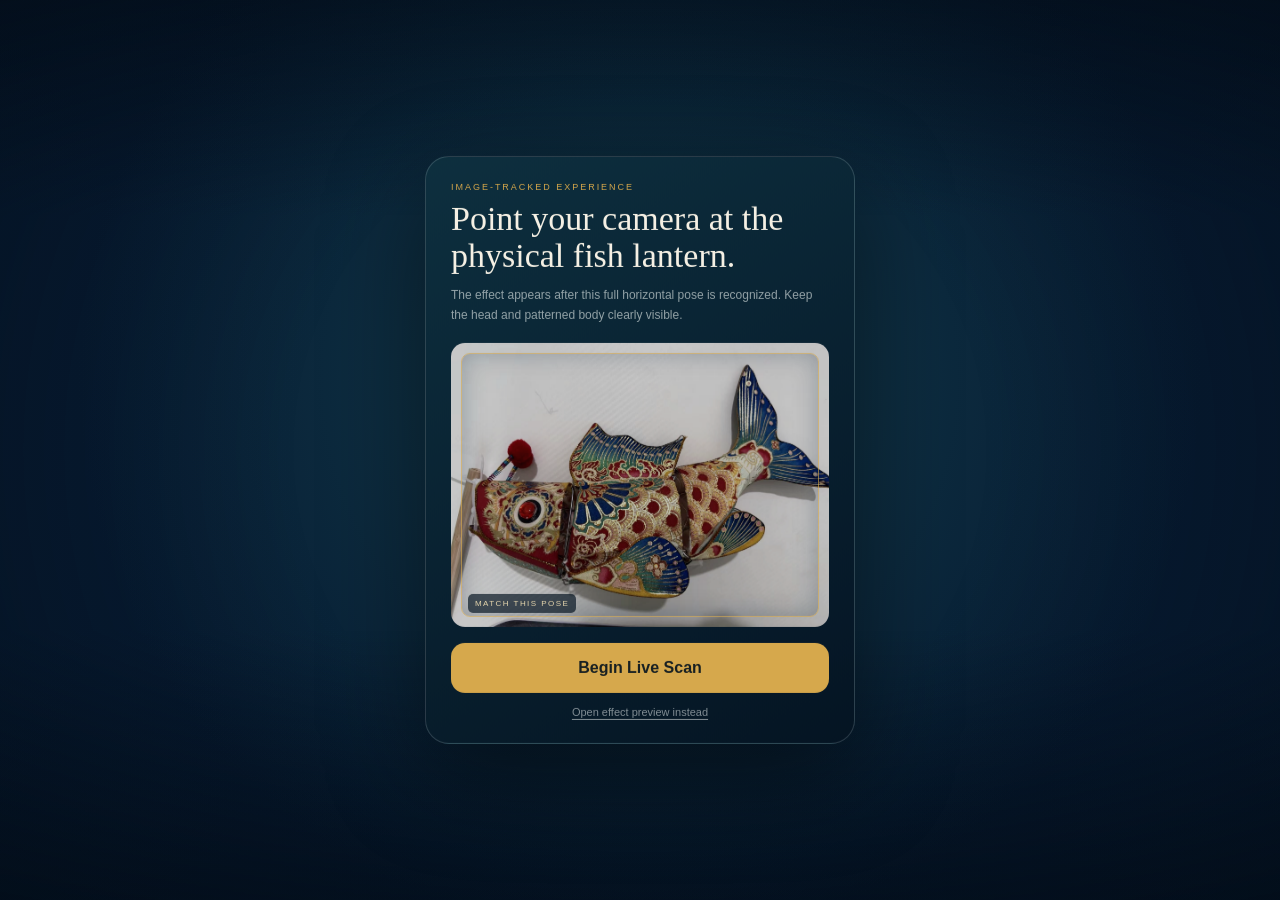
<file: index.html>
<!doctype html>
<html lang="en">
  <head>
    <meta charset="UTF-8" />
    <meta name="viewport" content="width=device-width, initial-scale=1, viewport-fit=cover, user-scalable=no" />
    <meta name="theme-color" content="#071b32" />
    <title>Fish Lantern AR · Live Scan</title>
    <link rel="stylesheet" href="./ar.css" />
    <script src="./vendor/aframe-1.6.0.min.js"></script>
    <script src="./vendor/mindar-image-aframe-1.2.5.prod.js"></script>
    <script src="./ar-components.js"></script>
  </head>
  <body data-phase="contained" data-tracking="idle" data-intensity="poetic" data-started="false" data-calibration-open="false">
    <main class="ar-shell">
      <a-scene
        id="arScene"
        mindar-image="imageTargetSrc: ./targets/fish-core.mind; autoStart: false; uiLoading: no; uiScanning: no; uiError: no; filterMinCF: 0.0001; filterBeta: 0.001; warmupTolerance: 5; missTolerance: 12"
        color-space="sRGB"
        renderer="colorManagement: true; physicallyCorrectLights: true; antialias: true; alpha: true; precision: mediump"
        vr-mode-ui="enabled: false"
        device-orientation-permission-ui="enabled: false"
        loading-screen="enabled: false"
        embedded
      >
        <a-assets timeout="20000">
          <img id="layerBacking" src="./assets/02a-body-backing-reconstructed.png" />
          <img id="layerBody" src="./assets/02-body-core.png" />
          <img id="layerTail" src="./assets/06-tail.png" />
          <img id="layerDorsal" src="./assets/03-dorsal-fin.png" />
          <img id="layerLower" src="./assets/05-lower-fin.png" />
          <img id="layerFront" src="./assets/04-front-fin.png" />
          <img id="layerHead" src="./assets/01-head-and-antennae.png" />
          <img id="layerEye" src="./assets/07-eye.png" />
          <img id="crackTexture" src="./assets/ar-cracks.svg" />
          <img id="stigmaTexture" src="./assets/ar-stigma-labels.svg" />
        </a-assets>

        <a-camera position="0 0 0" look-controls="enabled: false"></a-camera>

        <a-entity id="fishTarget" mindar-image-target="targetIndex: 0">
          <a-entity id="effectRoot" position="0.252 0.013 0.02">
            <a-entity id="swimGroup" fish-lantern-motion>
              <a-image src="#layerBacking" width="1.62" height="1.08" position="0 0 0.024" material="transparent: true; alphaTest: 0.01; shader: flat; side: double"></a-image>

              <a-entity id="tailPivot" position="0.332 0.016 0.028">
                <a-image src="#layerTail" width="1.62" height="1.08" position="-0.332 -0.016 0" material="transparent: true; alphaTest: 0.01; shader: flat; side: double"></a-image>
              </a-entity>

              <a-entity id="dorsalPivot" position="-0.073 0.049 0.031">
                <a-image src="#layerDorsal" width="1.62" height="1.08" position="0.073 -0.049 0" material="transparent: true; alphaTest: 0.01; shader: flat; side: double"></a-image>
              </a-entity>

              <a-image src="#layerBody" width="1.62" height="1.08" position="0 0 0.036" material="transparent: true; alphaTest: 0.01; shader: flat; side: double"></a-image>

              <a-entity id="lowerPivot" position="0.089 -0.259 0.042">
                <a-image src="#layerLower" width="1.62" height="1.08" position="-0.089 0.259 0" material="transparent: true; alphaTest: 0.01; shader: flat; side: double"></a-image>
              </a-entity>

              <a-entity id="frontPivot" position="-0.300 -0.200 0.046">
                <a-image src="#layerFront" width="1.62" height="1.08" position="0.300 0.200 0" material="transparent: true; alphaTest: 0.01; shader: flat; side: double"></a-image>
              </a-entity>

              <a-entity id="headPivot" position="-0.365 -0.070 0.050">
                <a-image src="#layerHead" width="1.62" height="1.08" position="0.365 0.070 0" material="transparent: true; alphaTest: 0.01; shader: flat; side: double"></a-image>
              </a-entity>

              <a-image id="eyeLayer" src="#layerEye" width="1.62" height="1.08" position="0 0 0.056" material="transparent: true; alphaTest: 0.01; shader: flat; side: double"></a-image>
            </a-entity>

            <a-entity id="fogGroup">
              <a-circle radius="0.22" position="-0.43 0.16 0.073" scale="1.8 0.8 1" material="color: #4f9aaa; transparent: true; opacity: 0.13; shader: flat; side: double" animation="property: position; from: -0.43 0.16 0.073; to: -0.30 0.21 0.073; dur: 4200; dir: alternate; loop: true; easing: easeInOutSine"></a-circle>
              <a-circle radius="0.25" position="0.06 0.22 0.074" scale="1.9 0.72 1" material="color: #2e7181; transparent: true; opacity: 0.16; shader: flat; side: double" animation="property: position; from: 0.06 0.22 0.074; to: 0.18 0.15 0.074; dur: 5100; dir: alternate; loop: true; easing: easeInOutSine"></a-circle>
              <a-circle radius="0.24" position="0.45 -0.08 0.075" scale="1.7 0.7 1" material="color: #5d9eaa; transparent: true; opacity: 0.13; shader: flat; side: double" animation="property: position; from: 0.45 -0.08 0.075; to: 0.31 -0.01 0.075; dur: 4600; dir: alternate; loop: true; easing: easeInOutSine"></a-circle>
              <a-circle radius="0.20" position="-0.12 -0.27 0.076" scale="2.1 0.65 1" material="color: #2e7181; transparent: true; opacity: 0.14; shader: flat; side: double" animation="property: position; from: -0.12 -0.27 0.076; to: 0.03 -0.21 0.076; dur: 3900; dir: alternate; loop: true; easing: easeInOutSine"></a-circle>
            </a-entity>

            <a-entity id="barrierGroup">
              <a-circle radius="0.64" position="0 0 0.087" scale="1.22 0.76 1" material="color: #79c0c9; transparent: true; opacity: 0.075; shader: flat; side: double"></a-circle>
              <a-ring radius-inner="0.632" radius-outer="0.64" position="0 0 0.089" scale="1.22 0.76 1" material="color: #a7dce1; transparent: true; opacity: 0.55; shader: flat; side: double"></a-ring>
              <a-image src="#stigmaTexture" width="1.56" height="1.04" position="0 0 0.096" material="transparent: true; alphaTest: 0.01; shader: flat; side: double"></a-image>
            </a-entity>

            <a-image id="crackLayer" src="#crackTexture" width="1.54" height="1.03" position="0 0 0.106" visible="false" material="transparent: true; alphaTest: 0.01; shader: flat; side: double"></a-image>
          </a-entity>
        </a-entity>
      </a-scene>

      <div class="ar-vignette" aria-hidden="true"></div>

      <header class="ar-topbar">
        <div class="ar-brand">
          <span></span>
          <div>
            <p>FISH LANTERN · LIVE AR</p>
            <h1>Beyond the Label</h1>
          </div>
        </div>
        <div class="tracking-status" id="trackingStatus"><i></i><span>Ready to scan</span></div>
      </header>

      <section class="scan-guide" id="scanGuide" aria-live="polite">
        <div class="scan-frame" aria-hidden="true">
          <span></span><span></span><span></span><span></span>
          <div class="scan-line"></div>
        </div>
        <p id="scanInstruction">Fill the frame with the horizontal fish. Keep its head and patterned body visible.</p>
      </section>

      <section class="start-card" id="startCard">
        <p class="kicker">IMAGE-TRACKED EXPERIENCE</p>
        <h2>Point your camera at the physical fish lantern.</h2>
        <p>The effect appears after this full horizontal pose is recognized. Keep the head and patterned body clearly visible.</p>
        <div class="target-preview">
          <img src="./targets/fish-full-reference.jpg" alt="The complete horizontal fish-lantern pose to scan" />
          <span>MATCH THIS POSE</span>
        </div>
        <button id="startScan" type="button">Begin Live Scan</button>
        <a href="./preview.html">Open effect preview instead</a>
      </section>

      <section class="interaction-copy" id="interactionCopy" aria-live="polite">
        <p id="chapter">01 · DEFINED</p>
        <h2 id="message">Labels make distance visible.</h2>
      </section>

      <section class="ar-final" id="finalMessage" aria-live="polite">
        <p>A DIAGNOSIS IS NOT A DEFINITION.</p>
        <h2>See the whole person.</h2>
        <span>BEYOND STIGMA · TOWARD UNDERSTANDING</span>
      </section>

      <footer class="ar-controls">
        <button id="barrierAction" class="primary-control" type="button" disabled>Touch the barrier</button>
        <button id="resetExperience" class="round-control" type="button" aria-label="Restart experience" disabled><span class="reset-symbol"></span></button>
        <button id="openCalibration" class="round-control" type="button" aria-label="Open calibration"><span class="adjust-symbol"></span></button>
      </footer>

      <aside class="calibration" id="calibration" hidden>
        <div class="calibration-head">
          <div><p>TWEAKS</p><h2>AR alignment</h2></div>
          <button id="closeCalibration" type="button" aria-label="Close alignment panel">×</button>
        </div>
        <label>Horizontal <output id="offsetXValue">0.252</output><input id="offsetX" type="range" min="-0.1" max="0.6" value="0.252" step="0.005" /></label>
        <label>Vertical <output id="offsetYValue">0.013</output><input id="offsetY" type="range" min="-0.35" max="0.35" value="0.013" step="0.005" /></label>
        <label>Scale <output id="scaleValue">1.00</output><input id="effectScale" type="range" min="0.65" max="1.35" value="1" step="0.01" /></label>
        <div class="intensity-row" role="group" aria-label="Effect intensity">
          <button type="button" data-intensity="restrained">Restrained</button>
          <button type="button" data-intensity="poetic" class="active">Poetic</button>
          <button type="button" data-intensity="intense">Intense</button>
        </div>
        <button id="resetCalibration" class="reset-calibration" type="button">Reset alignment</button>
      </aside>

      <section class="error-card" id="errorCard" hidden>
        <p>CAMERA UNAVAILABLE</p>
        <h2>Open this page over HTTPS and allow camera access.</h2>
        <button id="retryCamera" type="button">Retry Camera</button>
      </section>
    </main>
    <script src="./ar.js"></script>
  </body>
</html>
</file>
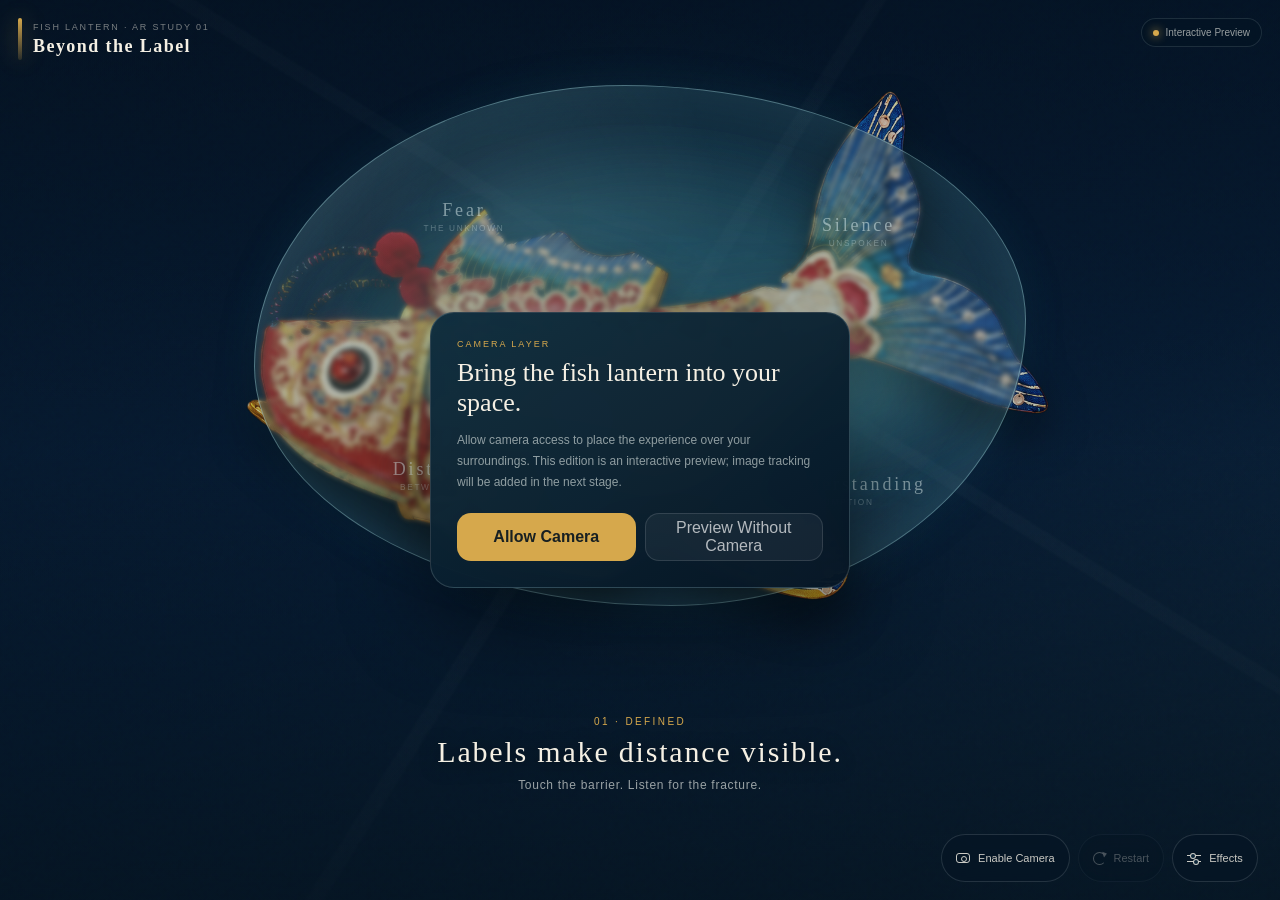
<file: preview.html>
<!doctype html>
<html lang="en">
  <head>
    <meta charset="UTF-8" />
    <meta name="viewport" content="width=device-width, initial-scale=1, viewport-fit=cover" />
    <meta name="theme-color" content="#071b32" />
    <title>Fish Lantern AR · Beyond the Label</title>
    <link rel="stylesheet" href="./styles.css" />
  </head>
  <body data-phase="contained" data-intensity="poetic">
    <main class="experience" aria-label="Interactive Fish Lantern AR experience">
      <video id="camera" class="camera" autoplay muted playsinline aria-hidden="true"></video>
      <div class="camera-fallback" aria-hidden="true"></div>
      <div class="color-wash" aria-hidden="true"></div>
      <div class="grain" aria-hidden="true"></div>

      <header class="topbar">
        <div class="brand">
          <span class="brand-mark" aria-hidden="true"></span>
          <div>
            <p class="eyebrow">FISH LANTERN · AR STUDY 01</p>
            <h1>Beyond the Label</h1>
          </div>
        </div>
        <div class="status" id="status"><span></span>Interactive Preview</div>
      </header>

      <section class="scene" id="scene" aria-label="Touch the blue barrier to release the fish lantern">
        <div class="halo" aria-hidden="true"></div>
        <div class="fish-wrap" id="fishWrap" aria-hidden="true">
          <img class="fish-layer backing" src="./assets/02a-body-backing-reconstructed.png" alt="" />
          <img class="fish-layer tail" src="./assets/06-tail.png" alt="" />
          <img class="fish-layer dorsal" src="./assets/03-dorsal-fin.png" alt="" />
          <img class="fish-layer body-core" src="./assets/02-body-core.png" alt="" />
          <img class="fish-layer lower-fin" src="./assets/05-lower-fin.png" alt="" />
          <img class="fish-layer front-fin" src="./assets/04-front-fin.png" alt="" />
          <img class="fish-layer head" src="./assets/01-head-and-antennae.png" alt="" />
          <img class="fish-layer eye" src="./assets/07-eye.png" alt="" />
        </div>

        <div class="fog fog-a" aria-hidden="true"></div>
        <div class="fog fog-b" aria-hidden="true"></div>
        <div class="fog fog-c" aria-hidden="true"></div>

        <button class="barrier" id="barrier" type="button" aria-label="Touch the barrier">
          <span class="barrier-glass"></span>
          <span class="stigma word-fear">Fear <small>THE UNKNOWN</small></span>
          <span class="stigma word-silence">Silence <small>UNSPOKEN</small></span>
          <span class="stigma word-distance">Distance <small>BETWEEN US</small></span>
          <span class="stigma word-misunderstanding">Misunderstanding <small>ASSUMPTION</small></span>
          <svg class="cracks" viewBox="0 0 1000 720" preserveAspectRatio="none" aria-hidden="true">
            <g class="crack-lines">
              <path d="M505 346 L433 281 L374 263 L322 202" />
              <path d="M433 281 L410 199 L355 135" />
              <path d="M505 346 L571 289 L642 263 L701 188" />
              <path d="M571 289 L594 211 L651 145" />
              <path d="M505 346 L472 423 L398 474 L348 565" />
              <path d="M472 423 L492 515 L463 621" />
              <path d="M505 346 L566 416 L641 453 L701 550" />
              <path d="M566 416 L555 518 L592 622" />
              <path d="M505 346 L504 251 L529 192" />
              <circle cx="505" cy="346" r="13" />
            </g>
          </svg>
          <span class="tap-ripple" aria-hidden="true"></span>
        </button>

        <div class="particles" id="particles" aria-hidden="true"></div>
      </section>

      <section class="narrative" aria-live="polite">
        <p class="chapter" id="chapter">01 · DEFINED</p>
        <h2 id="message">Labels make distance visible.</h2>
        <p class="instruction" id="instruction">Touch the barrier. Listen for the fracture.</p>
      </section>

      <section class="final-message" aria-live="polite">
        <p>A diagnosis is not a definition.</p>
        <h2>See the whole person.</h2>
        <span>BEYOND STIGMA · TOWARD UNDERSTANDING</span>
      </section>

      <footer class="controls">
        <button id="cameraButton" class="control-button camera-button" type="button">
          <span class="camera-icon" aria-hidden="true"></span>
          <span>Enable Camera</span>
        </button>
        <button id="resetButton" class="control-button reset-button" type="button" disabled>
          <span class="reset-icon" aria-hidden="true"></span>
          <span>Restart</span>
        </button>
        <button id="tweaksButton" class="control-button tweaks-button" type="button" aria-expanded="false">
          <span class="sliders-icon" aria-hidden="true"></span>
          <span>Effects</span>
        </button>
      </footer>

      <aside class="tweaks-panel" id="tweaksPanel" aria-label="Effect intensity" hidden>
        <div class="panel-heading">
          <div>
            <p>TWEAKS</p>
            <h3>Effect intensity</h3>
          </div>
          <button id="closeTweaks" type="button" aria-label="Close effects panel">×</button>
        </div>
        <div class="preset-grid" role="group" aria-label="Choose effect intensity">
          <button type="button" data-preset="restrained">Restrained</button>
          <button type="button" data-preset="poetic" class="active">Poetic</button>
          <button type="button" data-preset="intense">Intense</button>
        </div>
        <p class="panel-note">Adjust the fog, fracture, and swimming motion.</p>
      </aside>

      <div class="permission-card" id="permissionCard">
        <p class="permission-kicker">CAMERA LAYER</p>
        <h2>Bring the fish lantern into your space.</h2>
        <p>Allow camera access to place the experience over your surroundings. This edition is an interactive preview; image tracking will be added in the next stage.</p>
        <div class="permission-actions">
          <button id="allowCamera" type="button">Allow Camera</button>
          <button id="skipCamera" type="button">Preview Without Camera</button>
        </div>
      </div>
    </main>
    <script src="./app.js"></script>
  </body>
</html>
</file>
<file: ar.css>
:root {
  color-scheme: dark;
  --deep: #071b32;
  --cyan: #2e7181;
  --gold: #d6a84c;
  --ivory: #f5f0e4;
  --safe-top: max(18px, env(safe-area-inset-top));
  --safe-bottom: max(18px, env(safe-area-inset-bottom));
  --safe-left: max(16px, env(safe-area-inset-left));
  --safe-right: max(16px, env(safe-area-inset-right));
}

* { box-sizing: border-box; }
html, body { width: 100%; height: 100%; margin: 0; overflow: hidden; background: var(--deep); font-family: "Aptos", "Segoe UI", sans-serif; }
button, input { font: inherit; }
.ar-shell { position: relative; width: 100%; height: 100%; min-height: 0; isolation: isolate; overflow: hidden; background: radial-gradient(circle at 50% 42%, #123b4b, var(--deep) 68%); }
@supports (height: 100dvh) { html, body, .ar-shell { height: 100dvh; } }
a-scene { position: absolute !important; inset: 0; width: 100% !important; height: 100% !important; z-index: 1; }
.a-canvas { width: 100% !important; height: 100% !important; }
.a-enter-vr { display: none !important; }
.ar-vignette { position: absolute; z-index: 2; inset: 0; pointer-events: none; background: radial-gradient(circle, transparent 44%, rgba(2,10,19,.42) 100%), linear-gradient(180deg, rgba(2,10,20,.5), transparent 24% 70%, rgba(2,10,20,.58)); }

.ar-topbar { position: absolute; z-index: 20; top: var(--safe-top); left: var(--safe-left); right: var(--safe-right); display: flex; align-items: flex-start; justify-content: space-between; gap: 12px; pointer-events: none; transition: opacity .35s ease, visibility .35s ease; }
.ar-brand { display: flex; align-items: center; gap: 10px; text-shadow: 0 2px 16px rgba(0,0,0,.7); }
.ar-brand > span { width: 3px; height: 40px; border-radius: 4px; background: linear-gradient(var(--gold), rgba(214,168,76,.15)); box-shadow: 0 0 20px rgba(214,168,76,.48); }
.ar-brand p, .ar-brand h1 { margin: 0; }
.ar-brand p { color: rgba(245,240,228,.55); font-size: 8px; letter-spacing: .21em; }
.ar-brand h1 { margin-top: 4px; color: var(--ivory); font-family: Baskerville, Georgia, serif; font-size: 20px; font-weight: 500; letter-spacing: .06em; }
.tracking-status { flex: 0 0 auto; display: flex; align-items: center; gap: 7px; min-height: 34px; padding: 0 11px; border: 1px solid rgba(230,240,238,.16); border-radius: 999px; background: rgba(4,20,34,.52); color: rgba(245,245,237,.75); font-size: 10px; white-space: nowrap; backdrop-filter: blur(12px); }
.tracking-status i { width: 6px; height: 6px; border-radius: 50%; background: #c79a49; box-shadow: 0 0 10px #c79a49; }
body[data-tracking="found"] .tracking-status i { background: #7dc6b0; box-shadow: 0 0 12px #7dc6b0; }

.scan-guide { position: absolute; z-index: 10; inset: 0; display: grid; place-items: center; pointer-events: none; opacity: 0; transition: opacity .5s ease; }
.scan-guide.active { opacity: 1; }
.scan-frame { position: relative; width: min(78vw, 520px); aspect-ratio: 1.33; transition: opacity .5s ease, transform .6s ease; }
.scan-frame > span { position: absolute; width: 45px; height: 45px; border-color: rgba(219,239,238,.78); border-style: solid; filter: drop-shadow(0 2px 10px rgba(0,0,0,.7)); }
.scan-frame > span:nth-child(1) { top: 0; left: 0; border-width: 2px 0 0 2px; border-radius: 12px 0 0; }
.scan-frame > span:nth-child(2) { top: 0; right: 0; border-width: 2px 2px 0 0; border-radius: 0 12px 0 0; }
.scan-frame > span:nth-child(3) { bottom: 0; left: 0; border-width: 0 0 2px 2px; border-radius: 0 0 0 12px; }
.scan-frame > span:nth-child(4) { bottom: 0; right: 0; border-width: 0 2px 2px 0; border-radius: 0 0 12px; }
.scan-line { position: absolute; left: 8%; right: 8%; top: 10%; height: 1px; background: linear-gradient(90deg, transparent, rgba(118,207,208,.9), transparent); box-shadow: 0 0 14px rgba(118,207,208,.75); animation: scanLine 2.8s ease-in-out infinite; }
.scan-guide > p { position: absolute; left: 24px; right: 24px; bottom: calc(var(--safe-bottom) + 96px); margin: 0; color: rgba(245,240,228,.74); font-size: 12px; line-height: 1.5; letter-spacing: .04em; text-align: center; text-wrap: pretty; text-shadow: 0 2px 12px rgba(0,0,0,.8); transition: opacity .28s ease, transform .28s ease; }
.scan-guide.target-found .scan-frame { opacity: .12; transform: scale(.94); }
.scan-guide.target-found .scan-line { animation-play-state: paused; opacity: 0; }
.scan-guide.target-found > p { opacity: 0; visibility: hidden; transform: translateY(6px); }

.start-card, .error-card { position: absolute; z-index: 50; left: 50%; top: 50%; width: min(430px, calc(100% - 34px)); max-height: calc(100% - var(--safe-top) - var(--safe-bottom) - 16px); padding: 25px; overflow-y: auto; overscroll-behavior: contain; -webkit-overflow-scrolling: touch; transform: translate(-50%,-50%); border: 1px solid rgba(214,232,230,.18); border-radius: 24px; background: linear-gradient(150deg, rgba(14,48,63,.97), rgba(5,20,35,.97)); box-shadow: 0 30px 100px rgba(0,0,0,.48); backdrop-filter: blur(24px); transition: opacity .5s ease, transform .6s ease; }
.start-card.hidden { opacity: 0; pointer-events: none; transform: translate(-50%,-47%); }
.kicker, .error-card > p { margin: 0; color: var(--gold); font-size: 9px; letter-spacing: .22em; }
.start-card h2, .error-card h2 { margin: 9px 0 0; color: var(--ivory); font-family: Baskerville, Georgia, serif; font-size: clamp(25px, 7vw, 34px); font-weight: 500; line-height: 1.08; text-wrap: pretty; }
.start-card > p:not(.kicker) { margin: 12px 0 0; color: rgba(230,238,235,.62); font-size: 12px; line-height: 1.65; }
.target-preview { position: relative; margin-top: 17px; border-radius: 14px; overflow: hidden; aspect-ratio: 1.33; background: #0a1e30; }
.target-preview img { width: 100%; height: 100%; object-fit: cover; filter: saturate(.83) brightness(.78); }
.target-preview::after { content: ""; position: absolute; inset: 10px; border: 1px solid rgba(214,168,76,.62); border-radius: 9px; box-shadow: inset 0 0 25px rgba(7,27,50,.28); }
.target-preview span { position: absolute; left: 17px; bottom: 14px; z-index: 1; padding: 5px 7px; border-radius: 5px; background: rgba(4,18,31,.68); color: rgba(255,236,188,.88); font-size: 8px; letter-spacing: .18em; }
#startScan, #retryCamera { width: 100%; min-height: 50px; margin-top: 16px; border: 1px solid rgba(214,168,76,.5); border-radius: 14px; background: var(--gold); color: #182022; font-weight: 650; cursor: pointer; }
#startScan:disabled { opacity: .6; }
.start-card > a { display: block; margin-top: 13px; color: rgba(232,239,236,.55); font-size: 11px; text-align: center; text-underline-offset: 3px; }

.interaction-copy { position: absolute; z-index: 18; left: 24px; right: 24px; bottom: calc(var(--safe-bottom) + 94px); text-align: center; opacity: 0; transform: translateY(10px); transition: opacity .6s ease, transform .6s ease; pointer-events: none; }
.interaction-copy.visible { opacity: 1; transform: translateY(0); }
.interaction-copy.released { opacity: 0; transform: translateY(10px); }
.interaction-copy p, .interaction-copy h2 { margin: 0; text-shadow: 0 3px 18px rgba(0,0,0,.8); }
.interaction-copy p { color: var(--gold); font-size: 9px; letter-spacing: .22em; }
.interaction-copy h2 { margin-top: 6px; color: var(--ivory); font-family: Baskerville, Georgia, serif; font-size: clamp(21px, 5.5vw, 30px); font-weight: 500; line-height: 1.12; text-wrap: balance; }

.ar-final { position: absolute; z-index: 19; left: 25px; right: 25px; bottom: calc(var(--safe-bottom) + 104px); text-align: center; opacity: 0; transform: translateY(14px); transition: opacity 1s .55s ease, transform 1s .55s ease; pointer-events: none; }
.ar-final.visible { opacity: 1; transform: translateY(0); }
.ar-final p, .ar-final h2, .ar-final span { margin: 0; text-shadow: 0 4px 22px rgba(0,0,0,.78); }
.ar-final p { color: var(--gold); font-size: 9px; letter-spacing: .2em; }
.ar-final h2 { margin-top: 7px; color: #fff5d9; font-family: Baskerville, Georgia, serif; font-size: clamp(26px, 7vw, 38px); font-weight: 600; line-height: 1.08; text-wrap: balance; }
.ar-final span { display: block; margin-top: 9px; color: rgba(247,240,218,.64); font-size: 8px; line-height: 1.45; letter-spacing: .2em; text-wrap: balance; }

.ar-controls { position: absolute; z-index: 30; left: 50%; bottom: var(--safe-bottom); display: flex; align-items: center; gap: 8px; max-width: calc(100% - var(--safe-left) - var(--safe-right)); transform: translateX(-50%); transition: opacity .35s ease, visibility .35s ease; }
.primary-control, .round-control { height: 50px; border: 1px solid rgba(226,238,235,.18); background: rgba(5,22,37,.66); color: rgba(250,246,233,.9); backdrop-filter: blur(16px); box-shadow: 0 8px 24px rgba(0,0,0,.2); cursor: pointer; }
.primary-control { min-width: 172px; padding: 0 21px; border-radius: 999px; }
.round-control { width: 50px; border-radius: 50%; display: grid; place-items: center; }
.primary-control:disabled, .round-control:disabled { opacity: .34; cursor: default; }
.primary-control:not(:disabled):active, .round-control:not(:disabled):active { transform: scale(.96); }
.reset-symbol { width: 15px; height: 15px; border: 1px solid currentColor; border-right-color: transparent; border-radius: 50%; position: relative; }
.reset-symbol::after { content:""; position:absolute; right:-2px; top:-2px; border-left:4px solid currentColor; border-top:3px solid transparent; border-bottom:3px solid transparent; transform:rotate(-18deg); }
.adjust-symbol { width: 17px; height: 13px; background: linear-gradient(currentColor,currentColor) 0 3px/17px 1px no-repeat, linear-gradient(currentColor,currentColor) 0 10px/17px 1px no-repeat; position: relative; }
.adjust-symbol::before, .adjust-symbol::after { content:""; position:absolute; width:5px; height:5px; border:1px solid currentColor; border-radius:50%; background:#0b2539; }
.adjust-symbol::before { left:4px; top:0; } .adjust-symbol::after { right:2px; top:7px; }

.calibration { position: absolute; z-index: 45; right: var(--safe-right); bottom: calc(var(--safe-bottom) + 66px); width: min(350px, calc(100% - var(--safe-left) - var(--safe-right))); max-height: calc(100% - var(--safe-top) - var(--safe-bottom) - 84px); padding: 18px; overflow-y: auto; overscroll-behavior: contain; -webkit-overflow-scrolling: touch; border: 1px solid rgba(217,233,230,.17); border-radius: 20px; background: rgba(5,20,34,.92); backdrop-filter: blur(24px); box-shadow: 0 22px 70px rgba(0,0,0,.42); }
.calibration-head { display:flex; align-items:flex-start; justify-content:space-between; }
.calibration-head p, .calibration-head h2 { margin:0; }
.calibration-head p { color:rgba(227,238,235,.45); font-size:8px; letter-spacing:.22em; }
.calibration-head h2 { margin-top:4px; color:var(--ivory); font-family:Baskerville,Georgia,serif; font-size:21px; font-weight:500; }
.calibration-head button { width:36px; height:36px; border:0; border-radius:50%; background:rgba(255,255,255,.07); color:rgba(255,255,255,.72); font-size:22px; cursor:pointer; }
.calibration label { display:grid; grid-template-columns:1fr auto; gap:6px 12px; margin-top:15px; color:rgba(239,243,237,.72); font-size:11px; }
.calibration output { color:var(--gold); font-variant-numeric:tabular-nums; }
.calibration input { grid-column:1/-1; width:100%; accent-color:var(--gold); }
.intensity-row { display:grid; grid-template-columns:repeat(3,1fr); gap:6px; margin-top:16px; }
.intensity-row button, .reset-calibration { min-height:42px; border:1px solid rgba(255,255,255,.1); border-radius:11px; background:rgba(255,255,255,.04); color:rgba(255,255,255,.58); font-size:10px; cursor:pointer; }
.intensity-row button.active { border-color:rgba(214,168,76,.52); background:rgba(214,168,76,.13); color:#ffe3a4; }
.reset-calibration { width:100%; margin-top:8px; }
.error-card h2 { font-size:27px; }

body[data-started="false"] .ar-topbar,
body[data-started="false"] .ar-controls { opacity: 0; visibility: hidden; pointer-events: none; }
body[data-calibration-open="true"] .scan-guide > p,
body[data-calibration-open="true"] .interaction-copy,
body[data-calibration-open="true"] .ar-final { opacity: 0; visibility: hidden; }

@keyframes scanLine { 0%,100% { top:10%; opacity:.25; } 50% { top:90%; opacity:1; } }
@media (max-width: 359px) {
  .ar-topbar { gap: 8px; }
  .ar-brand { gap: 8px; }
  .ar-brand > span { height: 34px; }
  .ar-brand p { font-size: 7px; letter-spacing: .16em; }
  .ar-brand h1 { font-size: 18px; line-height: 1.04; letter-spacing: .035em; }
  .tracking-status { min-height: 32px; padding: 0 9px; font-size: 9px; }
  .primary-control { min-width: 0; width: min(172px, calc(100vw - 148px)); padding: 0 14px; }
}
@media (max-height: 650px) {
  .start-card { padding: 20px; }
  .start-card h2 { font-size: clamp(24px, 7vw, 30px); }
  .start-card > p:not(.kicker) { margin-top: 9px; line-height: 1.5; }
  .target-preview { margin-top: 12px; max-height: 176px; }
  #startScan { min-height: 46px; margin-top: 12px; }
  .start-card > a { margin-top: 10px; }
}
@media (min-width: 800px) { .scan-frame { width:min(56vw,580px); } .ar-controls { left:auto; right:22px; transform:none; } }
@media (prefers-reduced-motion: reduce) { *,*::before,*::after { animation-duration:.01ms !important; animation-iteration-count:1 !important; } }
</file>
<file: styles.css>
:root {
  color-scheme: dark;
  --ink: #f5f0e4;
  --muted: rgba(236, 239, 235, 0.64);
  --deep: #071b32;
  --cyan: #2e7181;
  --cyan-soft: #76b7bd;
  --gold: #d6a84c;
  --red: #8e2330;
  --glass: rgba(95, 170, 183, 0.14);
  --fog-opacity: 0.7;
  --motion: 1;
  --shatter: 1;
  --safe-top: max(18px, env(safe-area-inset-top));
  --safe-bottom: max(18px, env(safe-area-inset-bottom));
}

* { box-sizing: border-box; }

html, body {
  width: 100%;
  height: 100%;
  margin: 0;
  overflow: hidden;
  background: var(--deep);
  font-family: "Noto Sans SC", "Microsoft YaHei", sans-serif;
}

button { font: inherit; }

.experience {
  position: relative;
  width: 100%;
  height: 100%;
  min-height: 560px;
  isolation: isolate;
  overflow: hidden;
  background:
    radial-gradient(circle at 52% 38%, rgba(46,113,129,.28), transparent 38%),
    linear-gradient(160deg, #061628 0%, #071b32 55%, #10273b 100%);
}

.camera,
.camera-fallback,
.color-wash,
.grain {
  position: absolute;
  inset: 0;
  width: 100%;
  height: 100%;
}

.camera {
  object-fit: cover;
  opacity: 0;
  transition: opacity 1.1s ease, filter 1.2s ease;
  filter: saturate(.55) contrast(1.08) brightness(.52) hue-rotate(8deg);
}

body.camera-ready .camera { opacity: .74; }
body[data-phase="released"].camera-ready .camera { filter: saturate(.9) contrast(1.02) brightness(.7); }

.camera-fallback {
  background:
    linear-gradient(122deg, transparent 0 47%, rgba(178,211,216,.04) 47.2% 48%, transparent 48.2%),
    linear-gradient(32deg, transparent 0 59%, rgba(178,211,216,.035) 59.2% 60%, transparent 60.2%);
}

.color-wash {
  background: linear-gradient(180deg, rgba(3,14,28,.5), rgba(7,27,50,.2) 50%, rgba(4,17,29,.76));
  transition: background 1.7s ease;
  pointer-events: none;
}

body[data-phase="released"] .color-wash {
  background: radial-gradient(circle at 53% 43%, rgba(214,168,76,.17), transparent 40%), linear-gradient(180deg, rgba(3,14,28,.25), rgba(80,52,25,.14) 55%, rgba(4,17,29,.68));
}

.grain {
  opacity: .1;
  pointer-events: none;
  background-image: url("data:image/svg+xml,%3Csvg viewBox='0 0 180 180' xmlns='http://www.w3.org/2000/svg'%3E%3Cfilter id='n'%3E%3CfeTurbulence type='fractalNoise' baseFrequency='.95' numOctaves='3' stitchTiles='stitch'/%3E%3C/filter%3E%3Crect width='100%25' height='100%25' filter='url(%23n)' opacity='.65'/%3E%3C/svg%3E");
  mix-blend-mode: soft-light;
}

.topbar {
  position: absolute;
  z-index: 30;
  top: var(--safe-top);
  left: 18px;
  right: 18px;
  display: flex;
  align-items: flex-start;
  justify-content: space-between;
  gap: 16px;
}

.brand { display: flex; align-items: center; gap: 11px; }
.brand-mark {
  width: 4px;
  height: 42px;
  border-radius: 9px;
  background: linear-gradient(var(--gold), rgba(214,168,76,.18));
  box-shadow: 0 0 22px rgba(214,168,76,.46);
}

.eyebrow, .brand h1, .narrative p, .narrative h2, .final-message p, .final-message h2, .final-message span { margin: 0; }
.eyebrow { color: rgba(245,240,228,.48); font-size: 9px; letter-spacing: .2em; }
.brand h1 { margin-top: 4px; color: var(--ink); font-family: "Noto Serif SC", "Songti SC", serif; font-size: 18px; font-weight: 600; letter-spacing: .08em; }

.status {
  display: flex;
  align-items: center;
  gap: 7px;
  padding: 8px 11px;
  border: 1px solid rgba(202,223,224,.13);
  border-radius: 999px;
  background: rgba(4,20,34,.42);
  backdrop-filter: blur(10px);
  color: rgba(244,244,236,.62);
  font-size: 10px;
}
.status span { width: 6px; height: 6px; border-radius: 50%; background: var(--gold); box-shadow: 0 0 10px var(--gold); }

.scene {
  position: absolute;
  z-index: 10;
  top: 10%;
  left: 50%;
  width: min(96vw, 880px);
  aspect-ratio: 3 / 2;
  transform: translateX(-50%);
}

.fish-wrap {
  position: absolute;
  inset: 0;
  z-index: 5;
  filter: drop-shadow(0 22px 22px rgba(0,0,0,.4)) saturate(.82) brightness(.8) hue-rotate(3deg);
  transform-origin: 52% 58%;
  animation: containedFloat 5.6s ease-in-out infinite;
  transition: filter 1.6s ease;
}

.fish-layer { position: absolute; inset: 0; width: 100%; height: 100%; object-fit: contain; pointer-events: none; }
.backing { z-index: 1; }
.tail { z-index: 2; transform-origin: 70.5% 48.5%; }
.dorsal { z-index: 3; transform-origin: 45.5% 45.5%; }
.body-core { z-index: 4; }
.lower-fin { z-index: 5; transform-origin: 55.5% 74%; }
.front-fin { z-index: 6; transform-origin: 31.5% 68.5%; }
.head { z-index: 7; transform-origin: 27.5% 56.5%; }
.eye { z-index: 8; transform-origin: 17.7% 55.5%; filter: drop-shadow(0 0 12px rgba(185,44,45,.48)); }

.halo {
  position: absolute;
  z-index: 1;
  left: 22%;
  top: 22%;
  width: 58%;
  height: 57%;
  border-radius: 50%;
  background: rgba(46,113,129,.17);
  filter: blur(34px);
  transition: background 1.6s ease, transform 1.6s ease;
}

.fog {
  position: absolute;
  z-index: 9;
  border-radius: 50%;
  pointer-events: none;
  opacity: var(--fog-opacity);
  filter: blur(22px);
  background: radial-gradient(ellipse, rgba(65,139,154,.72), rgba(20,64,83,.26) 48%, transparent 72%);
  mix-blend-mode: screen;
  transition: opacity 1.2s ease, transform 1.4s ease;
}
.fog-a { width: 50%; height: 44%; left: 12%; top: 29%; animation: fogDriftA 7s ease-in-out infinite alternate; }
.fog-b { width: 52%; height: 40%; right: 7%; top: 34%; animation: fogDriftB 8.5s ease-in-out infinite alternate; }
.fog-c { width: 45%; height: 34%; left: 28%; top: 48%; animation: fogDriftA 6s ease-in-out -2s infinite alternate; }

.barrier {
  position: absolute;
  z-index: 14;
  inset: 8% 8% 7%;
  display: block;
  padding: 0;
  border: 0;
  border-radius: 48% 52% 46% 54% / 54% 45% 55% 46%;
  color: var(--ink);
  background: transparent;
  cursor: pointer;
  -webkit-tap-highlight-color: transparent;
  transition: opacity .9s ease, transform 1s ease;
}
.barrier:focus-visible { outline: 2px solid var(--gold); outline-offset: 6px; }
.barrier-glass {
  position: absolute;
  inset: 0;
  border: 1px solid rgba(165,221,226,.4);
  border-radius: inherit;
  background:
    linear-gradient(115deg, rgba(255,255,255,.11), transparent 22% 69%, rgba(151,220,226,.08)),
    radial-gradient(circle at 32% 25%, rgba(189,235,239,.09), transparent 34%),
    var(--glass);
  box-shadow: inset 0 0 48px rgba(122,207,215,.08), 0 0 42px rgba(26,96,112,.16);
  backdrop-filter: blur(2.5px) saturate(.8);
}

.stigma {
  position: absolute;
  color: rgba(218,236,236,.52);
  font-family: "Noto Serif SC", "Songti SC", serif;
  font-size: clamp(12px, 2.3vw, 18px);
  letter-spacing: .16em;
  text-shadow: 0 0 18px rgba(111,192,199,.3);
  animation: wordFloat 4s ease-in-out infinite alternate;
}
.stigma small { display: block; margin-top: 3px; font-family: "Noto Sans SC", sans-serif; font-size: .46em; letter-spacing: .2em; opacity: .62; }
.word-fear { top: 22%; left: 22%; }
.word-silence { top: 25%; right: 17%; animation-delay: -1.4s; }
.word-distance { bottom: 22%; left: 18%; animation-delay: -2.5s; }
.word-misunderstanding { right: 13%; bottom: 19%; animation-delay: -.7s; }

.cracks { position: absolute; inset: 0; width: 100%; height: 100%; overflow: visible; opacity: 0; }
.crack-lines { fill: none; stroke: rgba(224,248,249,.88); stroke-width: 2; filter: drop-shadow(0 0 5px rgba(145,222,226,.8)); stroke-linecap: round; stroke-linejoin: round; }
.crack-lines path { stroke-dasharray: 530; stroke-dashoffset: 530; }
.crack-lines circle { fill: rgba(235,251,250,.16); }

.tap-ripple {
  position: absolute;
  top: 50%; left: 50%;
  width: 48px; height: 48px;
  border: 1px solid rgba(224,246,245,.4);
  border-radius: 50%;
  transform: translate(-50%,-50%);
  animation: tapPulse 2.3s ease-out infinite;
}

.particles { position: absolute; z-index: 4; inset: 0; pointer-events: none; }
.particle {
  position: absolute;
  width: 3px; height: 3px;
  border-radius: 50%;
  background: var(--gold);
  opacity: 0;
  box-shadow: 0 0 8px rgba(214,168,76,.8);
}

.narrative {
  position: absolute;
  z-index: 25;
  left: 24px;
  right: 24px;
  bottom: calc(var(--safe-bottom) + 78px);
  text-align: center;
  transition: opacity .7s ease, transform .8s ease;
}
.chapter { color: var(--gold); font-size: 10px; letter-spacing: .24em; }
.narrative h2 { margin-top: 8px; color: var(--ink); font-family: "Noto Serif SC", "Songti SC", serif; font-size: clamp(20px, 5vw, 30px); font-weight: 500; letter-spacing: .06em; text-shadow: 0 3px 18px rgba(0,0,0,.6); }
.instruction { margin-top: 9px !important; color: var(--muted); font-size: 12px; letter-spacing: .06em; }

.final-message {
  position: absolute;
  z-index: 26;
  left: 28px; right: 28px;
  bottom: calc(var(--safe-bottom) + 96px);
  text-align: center;
  opacity: 0;
  pointer-events: none;
  transform: translateY(18px);
  transition: opacity 1.2s 1.1s ease, transform 1.2s 1.1s ease;
}
.final-message p { color: var(--gold); font-size: 10px; letter-spacing: .18em; text-transform: uppercase; }
.final-message h2 { margin-top: 9px; color: #fff7df; font-family: "Noto Serif SC", "Songti SC", serif; font-size: clamp(23px, 5.7vw, 36px); font-weight: 600; letter-spacing: .06em; text-shadow: 0 5px 26px rgba(0,0,0,.58); }
.final-message span { display: block; margin-top: 11px; color: rgba(247,240,218,.6); font-size: 9px; letter-spacing: .24em; }

.controls {
  position: absolute;
  z-index: 40;
  left: 50%;
  bottom: var(--safe-bottom);
  display: flex;
  gap: 8px;
  transform: translateX(-50%);
}
.control-button {
  min-width: 86px;
  height: 48px;
  display: flex;
  align-items: center;
  justify-content: center;
  gap: 8px;
  padding: 0 14px;
  border: 1px solid rgba(218,232,230,.14);
  border-radius: 999px;
  background: rgba(5,21,36,.64);
  backdrop-filter: blur(14px);
  color: rgba(246,242,231,.82);
  font-size: 11px;
  cursor: pointer;
}
.control-button:disabled { opacity: .34; cursor: default; }
.control-button:not(:disabled):active { transform: scale(.96); }
.camera-icon { width: 14px; height: 10px; border: 1px solid currentColor; border-radius: 3px; position: relative; }
.camera-icon::after { content: ""; position: absolute; left: 4px; top: 2px; width: 4px; height: 4px; border: 1px solid currentColor; border-radius: 50%; }
.reset-icon { width: 13px; height: 13px; border: 1px solid currentColor; border-right-color: transparent; border-radius: 50%; position: relative; }
.reset-icon::after { content:""; position:absolute; right:-2px; top:-2px; border-left:4px solid currentColor; border-top:3px solid transparent; border-bottom:3px solid transparent; transform:rotate(-18deg); }
.sliders-icon { width: 14px; height: 11px; background: linear-gradient(currentColor,currentColor) 0 2px/14px 1px no-repeat, linear-gradient(currentColor,currentColor) 0 8px/14px 1px no-repeat; position: relative; }
.sliders-icon::before, .sliders-icon::after { content:""; position:absolute; width:4px; height:4px; border:1px solid currentColor; border-radius:50%; background:#0b2539; }
.sliders-icon::before { left:3px; top:0; } .sliders-icon::after { right:2px; top:6px; }

.tweaks-panel {
  position: absolute;
  z-index: 60;
  right: 16px;
  bottom: calc(var(--safe-bottom) + 64px);
  width: min(340px, calc(100% - 32px));
  padding: 18px;
  border: 1px solid rgba(209,229,226,.16);
  border-radius: 20px;
  background: rgba(5,20,34,.88);
  backdrop-filter: blur(24px);
  box-shadow: 0 18px 60px rgba(0,0,0,.35);
}
.panel-heading { display:flex; justify-content:space-between; align-items:flex-start; }
.panel-heading p { margin:0; color:rgba(218,235,232,.42); font-size:8px; letter-spacing:.22em; }
.panel-heading h3 { margin:4px 0 0; color:var(--ink); font-family:"Noto Serif SC",serif; font-size:18px; font-weight:500; }
.panel-heading button { width:36px; height:36px; border:0; border-radius:50%; background:rgba(255,255,255,.07); color:rgba(255,255,255,.72); font-size:22px; cursor:pointer; }
.preset-grid { display:grid; grid-template-columns:repeat(3,1fr); gap:7px; margin-top:16px; }
.preset-grid button { height:44px; border:1px solid rgba(255,255,255,.1); border-radius:12px; background:rgba(255,255,255,.04); color:rgba(255,255,255,.58); cursor:pointer; }
.preset-grid button.active { border-color:rgba(214,168,76,.52); background:rgba(214,168,76,.13); color:#ffe3a4; }
.panel-note { margin:12px 0 0; color:rgba(220,232,230,.43); font-size:10px; line-height:1.6; }

.permission-card {
  position: absolute;
  z-index: 80;
  left: 50%; top: 50%;
  width: min(420px, calc(100% - 36px));
  padding: 26px;
  border: 1px solid rgba(210,231,230,.17);
  border-radius: 24px;
  background: linear-gradient(150deg, rgba(13,44,61,.96), rgba(5,20,35,.96));
  backdrop-filter: blur(28px);
  box-shadow: 0 30px 90px rgba(0,0,0,.48);
  transform: translate(-50%,-50%);
  transition: opacity .5s ease, transform .6s ease;
}
.permission-card.hidden { opacity:0; pointer-events:none; transform:translate(-50%,-47%); }
.permission-kicker { margin:0; color:var(--gold); font-size:9px; letter-spacing:.22em; }
.permission-card h2 { margin:9px 0 0; color:var(--ink); font-family:"Noto Serif SC",serif; font-size:26px; font-weight:500; }
.permission-card > p:not(.permission-kicker) { margin:12px 0 0; color:rgba(228,237,233,.6); font-size:12px; line-height:1.75; }
.permission-actions { display:grid; grid-template-columns:1fr 1fr; gap:9px; margin-top:20px; }
.permission-actions button { min-height:48px; border-radius:14px; cursor:pointer; }
#allowCamera { border:1px solid rgba(214,168,76,.45); background:var(--gold); color:#182022; font-weight:600; }
#skipCamera { border:1px solid rgba(255,255,255,.12); background:rgba(255,255,255,.05); color:rgba(255,255,255,.68); }

body[data-intensity="restrained"] { --fog-opacity:.46; --motion:.58; --shatter:.7; }
body[data-intensity="poetic"] { --fog-opacity:.7; --motion:1; --shatter:1; }
body[data-intensity="intense"] { --fog-opacity:.9; --motion:1.48; --shatter:1.35; }

body[data-phase="cracked"] .cracks { opacity:1; }
body[data-phase="cracked"] .crack-lines path { animation:drawCrack .62s cubic-bezier(.2,.8,.2,1) forwards; }
body[data-phase="cracked"] .barrier { animation:impact .52s ease; }
body[data-phase="cracked"] .fog { opacity:calc(var(--fog-opacity) * .7); }
body[data-phase="cracked"] .stigma { color:rgba(224,240,238,.3); }
body[data-phase="cracked"] .tap-ripple { animation-duration:1.4s; }

body[data-phase="released"] .barrier { opacity:0; transform:scale(calc(1 + (.06 * var(--shatter)))); pointer-events:none; }
body[data-phase="released"] .fog { opacity:0; transform:scale(1.45); }
body[data-phase="released"] .stigma { opacity:0; }
body[data-phase="released"] .halo { background:rgba(214,168,76,.2); transform:scale(1.22); }
body[data-phase="released"] .fish-wrap { filter:drop-shadow(0 24px 26px rgba(0,0,0,.36)) saturate(1.08) brightness(1.03); animation:releasedSwim 5.2s ease-in-out infinite; }
body[data-phase="released"] .tail { animation:tailSwim calc(1.25s / var(--motion)) ease-in-out infinite; }
body[data-phase="released"] .front-fin { animation:frontFin calc(1.55s / var(--motion)) ease-in-out infinite; }
body[data-phase="released"] .lower-fin { animation:lowerFin calc(1.7s / var(--motion)) ease-in-out -.4s infinite; }
body[data-phase="released"] .dorsal { animation:dorsalWave calc(2s / var(--motion)) ease-in-out infinite; }
body[data-phase="released"] .head { animation:headNod calc(3.5s / var(--motion)) ease-in-out infinite; }
body[data-phase="released"] .eye { animation:eyeGlow 2.3s ease-in-out infinite; }
body[data-phase="released"] .narrative { opacity:0; transform:translateY(12px); pointer-events:none; }
body[data-phase="released"] .final-message { opacity:1; transform:translateY(0); }
body[data-phase="released"] .particle { animation:rise 4s var(--delay) ease-out infinite; left:var(--x); top:var(--y); }

@keyframes containedFloat { 0%,100% { transform:translate3d(-1%,1%,0) rotate(-1deg); } 50% { transform:translate3d(1%,-1%,0) rotate(1deg); } }
@keyframes releasedSwim { 0%,100% { transform:translate3d(-3%,1%,0) rotate(-1.4deg) scale(1.01); } 50% { transform:translate3d(4%,-3%,0) rotate(1.2deg) scale(1.045); } }
@keyframes tailSwim { 0%,100% { transform:rotate(calc(-4deg * var(--motion))); } 50% { transform:rotate(calc(8deg * var(--motion))); } }
@keyframes frontFin { 0%,100% { transform:rotate(calc(-4deg * var(--motion))); } 50% { transform:rotate(calc(13deg * var(--motion))); } }
@keyframes lowerFin { 0%,100% { transform:rotate(calc(3deg * var(--motion))); } 50% { transform:rotate(calc(-11deg * var(--motion))); } }
@keyframes dorsalWave { 0%,100% { transform:rotate(-2deg); } 50% { transform:rotate(calc(5deg * var(--motion))); } }
@keyframes headNod { 0%,100% { transform:rotate(-.6deg); } 50% { transform:rotate(1.5deg); } }
@keyframes eyeGlow { 0%,100% { filter:drop-shadow(0 0 8px rgba(225,64,50,.45)); } 50% { filter:drop-shadow(0 0 18px rgba(255,92,54,.9)); } }
@keyframes fogDriftA { to { transform:translate(11%,-7%) scale(1.13); } }
@keyframes fogDriftB { to { transform:translate(-9%,6%) scale(1.18); } }
@keyframes wordFloat { to { transform:translateY(-8px); opacity:.72; } }
@keyframes tapPulse { 0% { opacity:0; transform:translate(-50%,-50%) scale(.5); } 20% { opacity:.8; } 100% { opacity:0; transform:translate(-50%,-50%) scale(2.2); } }
@keyframes drawCrack { to { stroke-dashoffset:0; } }
@keyframes impact { 0%,100%{ transform:translateX(0); } 25%{ transform:translateX(calc(-4px * var(--shatter))); } 60%{ transform:translateX(calc(3px * var(--shatter))); } }
@keyframes rise { 0%{ opacity:0; transform:translate(0,20px) scale(.5); } 24%{ opacity:.8; } 100%{ opacity:0; transform:translate(var(--drift),-150px) scale(1.5); } }

@media (min-width: 780px) {
  .scene { top: 4%; width: min(82vw, 920px); }
  .narrative, .final-message { bottom: calc(var(--safe-bottom) + 90px); }
  .controls { left:auto; right:22px; transform:none; }
}

@media (max-height: 680px) {
  .scene { top: 7%; width:min(82vw,720px); }
  .narrative { bottom:calc(var(--safe-bottom) + 62px); }
  .final-message { bottom:calc(var(--safe-bottom) + 70px); }
  .controls { transform:translateX(-50%) scale(.92); transform-origin:bottom center; }
}

@media (prefers-reduced-motion: reduce) {
  *, *::before, *::after { animation-duration:.01ms !important; animation-iteration-count:1 !important; scroll-behavior:auto !important; }
}
</file>
